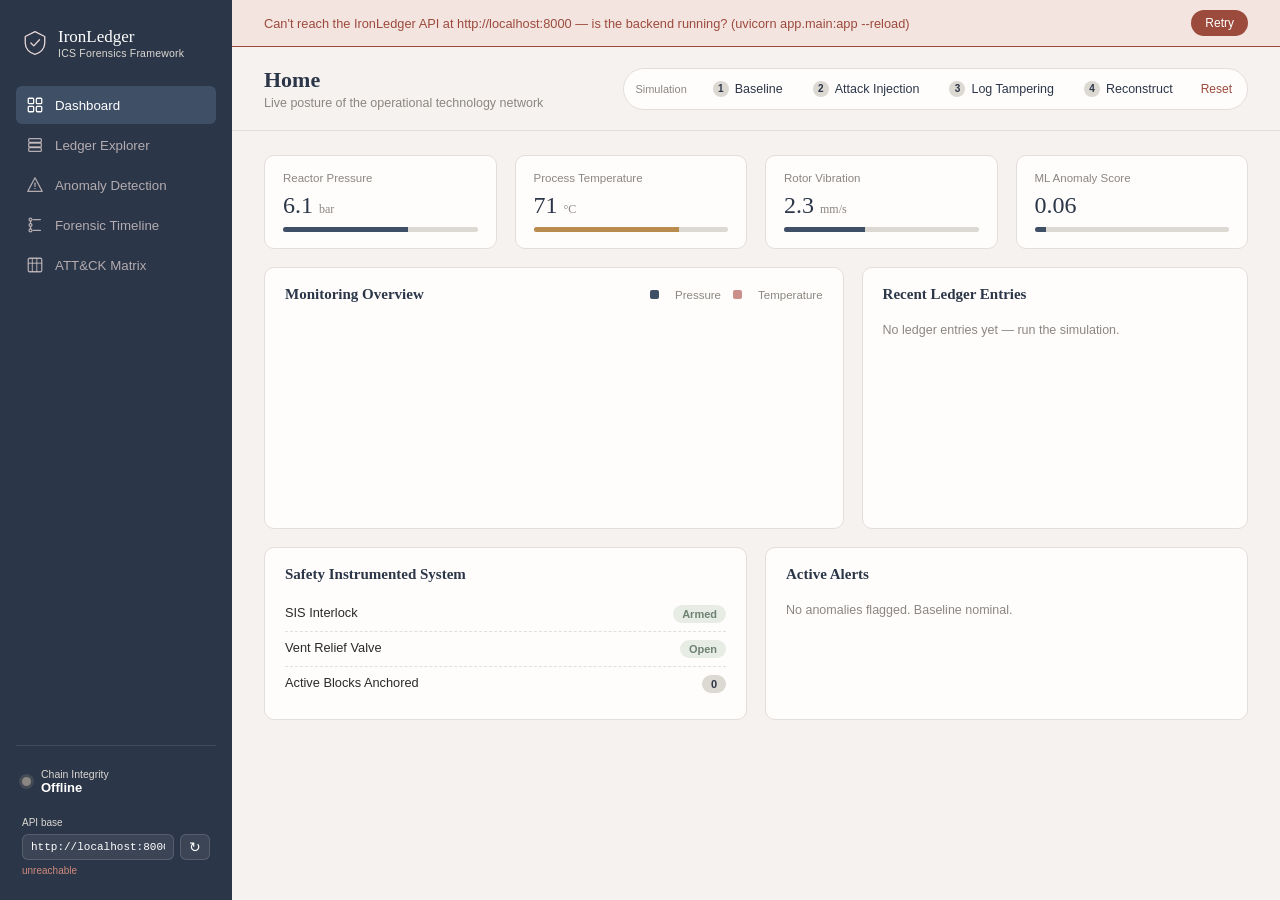
<file: frontend/index.html>
<!DOCTYPE html>
<html lang="en">
<head>
<meta charset="UTF-8">
<meta name="viewport" content="width=device-width, initial-scale=1.0">
<title>IronLedger — Blockchain-Anchored ICS Forensics</title>
<link rel="stylesheet" href="styles.css">
</head>
<body>

<div class="shell">

  <!-- Sidebar -->
  <aside class="sidebar">
    <div class="brand">
      <svg class="brand-mark" viewBox="0 0 32 32" fill="none" xmlns="http://www.w3.org/2000/svg">
        <path d="M16 2L28 8V16C28 23 22.6 28.7 16 30C9.4 28.7 4 23 4 16V8L16 2Z" stroke="currentColor" stroke-width="1.6" stroke-linejoin="round"/>
        <path d="M11 16L14.5 19.5L21.5 12" stroke="currentColor" stroke-width="1.6" stroke-linecap="round" stroke-linejoin="round"/>
      </svg>
      <div class="brand-text">
        <span class="brand-name">IronLedger</span>
        <span class="brand-sub">ICS Forensics Framework</span>
      </div>
    </div>

    <nav class="nav">
      <button class="nav-item active" data-view="dashboard">
        <svg viewBox="0 0 20 20" fill="none"><rect x="2.5" y="2.5" width="6" height="6" rx="1" stroke="currentColor" stroke-width="1.4"/><rect x="11.5" y="2.5" width="6" height="6" rx="1" stroke="currentColor" stroke-width="1.4"/><rect x="2.5" y="11.5" width="6" height="6" rx="1" stroke="currentColor" stroke-width="1.4"/><rect x="11.5" y="11.5" width="6" height="6" rx="1" stroke="currentColor" stroke-width="1.4"/></svg>
        <span>Dashboard</span>
      </button>
      <button class="nav-item" data-view="ledger">
        <svg viewBox="0 0 20 20" fill="none"><rect x="3" y="3" width="14" height="4" rx="1" stroke="currentColor" stroke-width="1.4"/><rect x="3" y="8" width="14" height="4" rx="1" stroke="currentColor" stroke-width="1.4"/><rect x="3" y="13" width="14" height="4" rx="1" stroke="currentColor" stroke-width="1.4"/></svg>
        <span>Ledger Explorer</span>
      </button>
      <button class="nav-item" data-view="anomaly">
        <svg viewBox="0 0 20 20" fill="none"><path d="M10 2L18 17H2L10 2Z" stroke="currentColor" stroke-width="1.4" stroke-linejoin="round"/><path d="M10 8V11.5" stroke="currentColor" stroke-width="1.4" stroke-linecap="round"/><circle cx="10" cy="14" r="0.8" fill="currentColor"/></svg>
        <span>Anomaly Detection</span>
      </button>
      <button class="nav-item" data-view="forensics">
        <svg viewBox="0 0 20 20" fill="none"><circle cx="5" cy="4" r="1.6" stroke="currentColor" stroke-width="1.4"/><circle cx="5" cy="10" r="1.6" stroke="currentColor" stroke-width="1.4"/><circle cx="5" cy="16" r="1.6" stroke="currentColor" stroke-width="1.4"/><path d="M5 5.6V8.4M5 11.6V14.4" stroke="currentColor" stroke-width="1.4"/><path d="M8 4H16M8 16H16" stroke="currentColor" stroke-width="1.4" stroke-linecap="round"/></svg>
        <span>Forensic Timeline</span>
      </button>
      <button class="nav-item" data-view="mitre">
        <svg viewBox="0 0 20 20" fill="none"><rect x="2.5" y="2.5" width="15" height="15" rx="1.5" stroke="currentColor" stroke-width="1.4"/><path d="M2.5 8H17.5M7 2.5V17.5M12 2.5V17.5" stroke="currentColor" stroke-width="1.1"/></svg>
        <span>ATT&amp;CK Matrix</span>
      </button>
    </nav>

    <div class="sidebar-foot">
      <div class="chain-status" id="chain-status">
        <span class="dot dot-safe"></span>
        <div>
          <div class="chain-status-label">Chain Integrity</div>
          <div class="chain-status-value" id="chain-status-value">Connecting…</div>
        </div>
      </div>
      <div class="api-config">
        <label for="api-base-input">API base</label>
        <div class="api-config-row">
          <input id="api-base-input" type="text" value="http://localhost:8000" spellcheck="false">
          <button id="api-connect-btn" title="Reconnect">↻</button>
        </div>
        <div class="api-config-status" id="api-config-status">connecting…</div>
      </div>
    </div>
  </aside>

  <!-- Main -->
  <div class="main">
    <div class="conn-banner hidden" id="conn-banner">
      <span id="conn-banner-text">Can't reach the IronLedger API.</span>
      <button id="conn-banner-retry">Retry</button>
    </div>
    <header class="topbar">
      <div class="topbar-title">
        <h1 id="page-title">Home</h1>
        <p id="page-sub">Live posture of the operational technology network</p>
      </div>

      <div class="act-stepper" id="act-stepper">
        <span class="act-stepper-label">Simulation</span>
        <button class="act-btn" data-act="1"><span class="act-num">1</span>Baseline</button>
        <button class="act-btn" data-act="2"><span class="act-num">2</span>Attack Injection</button>
        <button class="act-btn" data-act="3"><span class="act-num">3</span>Log Tampering</button>
        <button class="act-btn" data-act="4"><span class="act-num">4</span>Reconstruct</button>
        <button class="act-reset" id="act-reset" title="Reset simulation">Reset</button>
      </div>
    </header>

    <main class="content">

      <!-- DASHBOARD -->
      <section class="view active" id="view-dashboard">
        <div class="grid grid-stats">
          <div class="card stat-card">
            <span class="stat-label">Reactor Pressure</span>
            <span class="stat-value" id="stat-pressure">6.1 <small>bar</small></span>
            <div class="stat-bar"><div class="stat-bar-fill" id="stat-pressure-bar"></div></div>
          </div>
          <div class="card stat-card">
            <span class="stat-label">Process Temperature</span>
            <span class="stat-value" id="stat-temp">71 <small>°C</small></span>
            <div class="stat-bar"><div class="stat-bar-fill" id="stat-temp-bar"></div></div>
          </div>
          <div class="card stat-card">
            <span class="stat-label">Rotor Vibration</span>
            <span class="stat-value" id="stat-vibe">2.3 <small>mm/s</small></span>
            <div class="stat-bar"><div class="stat-bar-fill" id="stat-vibe-bar"></div></div>
          </div>
          <div class="card stat-card">
            <span class="stat-label">ML Anomaly Score</span>
            <span class="stat-value" id="stat-ml">0.08</span>
            <div class="stat-bar"><div class="stat-bar-fill" id="stat-ml-bar"></div></div>
          </div>
        </div>

        <div class="grid grid-main">
          <div class="card telemetry-card">
            <div class="card-head">
              <h2>Monitoring Overview</h2>
              <span class="legend"><i class="sw sw-navy"></i>Pressure <i class="sw sw-blush"></i>Temperature</span>
            </div>
            <svg id="telemetry-chart" viewBox="0 0 560 200" class="telemetry-svg"></svg>
          </div>

          <div class="card events-card">
            <div class="card-head">
              <h2>Recent Ledger Entries</h2>
            </div>
            <ul class="event-list" id="recent-events"></ul>
          </div>
        </div>

        <div class="grid grid-lower">
          <div class="card summary-card">
            <div class="card-head"><h2>Safety Instrumented System</h2></div>
            <div class="sis-row"><span>SIS Interlock</span><span class="badge" id="sis-interlock">Armed</span></div>
            <div class="sis-row"><span>Vent Relief Valve</span><span class="badge" id="sis-valve">Open</span></div>
            <div class="sis-row"><span>Active Blocks Anchored</span><span class="badge badge-plain" id="sis-blocks">0</span></div>
          </div>
          <div class="card summary-card">
            <div class="card-head"><h2>Active Alerts</h2></div>
            <ul class="alert-list" id="alert-list">
              <li class="alert-empty">No anomalies flagged. Baseline nominal.</li>
            </ul>
          </div>
        </div>
      </section>

      <!-- LEDGER EXPLORER -->
      <section class="view" id="view-ledger">
        <div class="card">
          <div class="card-head">
            <h2>On-Chain Evidence Ledger</h2>
            <span class="hint">H(source, command, entity, params, prevHash) — Ethereum Sepolia (simulated)</span>
          </div>
          <div class="table-wrap">
            <table class="ledger-table">
              <thead>
                <tr><th>#</th><th>Timestamp</th><th>Source</th><th>Command / Entity</th><th>Prev Hash</th><th>Block Hash</th><th>Status</th></tr>
              </thead>
              <tbody id="ledger-body"></tbody>
            </table>
          </div>
        </div>
        <div class="card detail-card" id="block-detail">
          <div class="card-head"><h2>Block Detail</h2></div>
          <p class="hint" id="block-detail-empty">Select a block to inspect its hash derivation and chain-of-custody.</p>
          <div id="block-detail-body" class="hidden"></div>
        </div>
      </section>

      <!-- ANOMALY DETECTION -->
      <section class="view" id="view-anomaly">
        <div class="grid grid-anomaly-top">
          <div class="card gauge-card">
            <div class="card-head"><h2>Isolation Forest Score</h2></div>
            <svg viewBox="0 0 200 120" class="gauge-svg" id="ml-gauge"></svg>
            <p class="gauge-caption" id="ml-gauge-caption">Nominal — trained on baseline telemetry</p>
          </div>
          <div class="card thresholds-card">
            <div class="card-head"><h2>Physics Envelope Thresholds</h2></div>
            <table class="threshold-table">
              <thead><tr><th>Parameter</th><th>Safe Envelope</th><th>Current</th><th>State</th></tr></thead>
              <tbody id="threshold-body"></tbody>
            </table>
          </div>
        </div>
        <div class="card">
          <div class="card-head"><h2>Flagged Anomalies</h2></div>
          <ul class="anomaly-list" id="anomaly-list">
            <li class="alert-empty">No anomalies flagged yet — run the simulation stepper above.</li>
          </ul>
        </div>
      </section>

      <!-- FORENSIC TIMELINE -->
      <section class="view" id="view-forensics">
        <div class="grid grid-forensics">
          <div class="card">
            <div class="card-head">
              <h2>Backward-Walk Reconstruction</h2>
              <span class="hint">Traversal from anomaly trigger to root-cause entry</span>
            </div>
            <ol class="timeline" id="forensic-timeline">
              <li class="alert-empty">Run Act 4 to reconstruct the incident timeline.</li>
            </ol>
          </div>
          <div class="card">
            <div class="card-head"><h2>Threat Attribution</h2></div>
            <div class="attribution-list" id="attribution-list"></div>
            <button class="report-btn" id="report-btn" disabled>Generate Court-Ready Report</button>
          </div>
        </div>
      </section>

      <!-- MITRE MATRIX -->
      <section class="view" id="view-mitre">
        <div class="card">
          <div class="card-head">
            <h2>MITRE ATT&amp;CK for ICS</h2>
            <span class="hint">Techniques correlated against reconstructed adversary behavior</span>
          </div>
          <div class="mitre-grid" id="mitre-grid"></div>
        </div>
      </section>

    </main>
  </div>
</div>

<script src="app.js"></script>
</body>
</html>
</file>
<file: frontend/styles.css>
/* ============ Tokens ============ */
:root{
  --bg: #F6F2F0;
  --card: #FFFDFC;
  --navy: #3F5066;
  --navy-deep: #2B3648;
  --blush: #E9D9D8;
  --stone: #DCD8D2;
  --ink: #2A2A28;
  --muted: #8B8681;
  --border: #E4DEDA;

  --critical: #9C4A3C;
  --critical-bg: #F3E4E0;
  --warning: #B98B4E;
  --warning-bg: #F4EADA;
  --safe: #6E8271;
  --safe-bg: #E7ECE5;

  --serif: "Iowan Old Style", "Palatino Linotype", Georgia, "Times New Roman", serif;
  --sans: -apple-system, BlinkMacSystemFont, "Segoe UI", Helvetica, Arial, sans-serif;
  --mono: "SFMono-Regular", Menlo, Consolas, "Liberation Mono", monospace;

  --radius: 10px;
  --radius-sm: 6px;
}

*{ box-sizing: border-box; }
html,body{ height:100%; }
body{
  margin:0;
  background: var(--bg);
  color: var(--ink);
  font-family: var(--sans);
  font-size: 14px;
  -webkit-font-smoothing: antialiased;
}
h1,h2,h3{ font-family: var(--serif); font-weight: 600; margin:0; color: var(--navy-deep); }
p{ margin:0; }
button{ font-family: var(--sans); cursor:pointer; }
ul,ol{ margin:0; padding:0; list-style:none; }
table{ border-collapse: collapse; width:100%; }
.hidden{ display:none !important; }

/* ============ Shell / Layout ============ */
.shell{ display:flex; min-height:100vh; }

.sidebar{
  width: 232px;
  flex-shrink:0;
  background: var(--navy-deep);
  color: var(--blush);
  display:flex;
  flex-direction:column;
  padding: 22px 16px;
  position: sticky;
  top:0;
  height:100vh;
}
.brand{ display:flex; align-items:center; gap:10px; padding: 4px 6px 26px; }
.brand-mark{ width:26px; height:26px; color: var(--blush); flex-shrink:0; }
.brand-text{ display:flex; flex-direction:column; line-height:1.25; }
.brand-name{ font-family: var(--serif); font-size:17px; color:#fff; }
.brand-sub{ font-size:10.5px; color: var(--stone); letter-spacing:.02em; }

.nav{ display:flex; flex-direction:column; gap:2px; flex:1; }
.nav-item{
  display:flex; align-items:center; gap:11px;
  background:none; border:none; color: rgba(233,217,216,.72);
  padding:10px 10px; border-radius: var(--radius-sm);
  font-size:13.3px; text-align:left; transition: background .15s ease, color .15s ease;
}
.nav-item svg{ width:18px; height:18px; flex-shrink:0; }
.nav-item:hover{ background: rgba(255,255,255,.06); color:#fff; }
.nav-item.active{ background: var(--navy); color:#fff; }

.sidebar-foot{ padding-top:14px; border-top:1px solid rgba(255,255,255,.1); }
.chain-status{ display:flex; align-items:center; gap:10px; padding:8px 6px; }
.chain-status-label{ font-size:10.5px; color: var(--stone); }
.chain-status-value{ font-size:13px; font-weight:600; color:#fff; }
.dot{ width:9px; height:9px; border-radius:50%; flex-shrink:0; }
.dot-safe{ background: #8FAF97; box-shadow: 0 0 0 3px rgba(143,175,151,.25); }
.dot-critical{ background: #D08A7C; box-shadow: 0 0 0 3px rgba(208,138,124,.25); }
.dot-offline{ background: #8B8681; box-shadow: 0 0 0 3px rgba(139,134,129,.25); }

.api-config{ padding: 10px 6px 2px; }
.api-config label{ font-size:10px; color: var(--stone); }
.api-config-row{ display:flex; gap:6px; margin-top:5px; }
.api-config-row input{
  flex:1; min-width:0; background: rgba(255,255,255,.08); border:1px solid rgba(255,255,255,.14);
  border-radius: var(--radius-sm); color:#fff; font-size:11px; padding:6px 8px; font-family: var(--mono);
}
.api-config-row input:focus{ outline:1px solid var(--blush); }
.api-config-row button{
  background: rgba(255,255,255,.08); border:1px solid rgba(255,255,255,.14); color:#fff;
  border-radius: var(--radius-sm); width:30px; font-size:14px;
}
.api-config-row button:hover{ background: rgba(255,255,255,.16); }
.api-config-status{ font-size:10px; color: var(--stone); margin-top:5px; }
.api-config-status.err{ color: #D08A7C; }
.api-config-status.ok{ color: #8FAF97; }

.conn-banner{
  display:flex; align-items:center; justify-content:space-between; gap:16px;
  background: var(--critical-bg); color: var(--critical); padding:10px 32px; font-size:12.8px;
  border-bottom:1px solid var(--critical);
}
.conn-banner button{
  background: var(--critical); color:#fff; border:none; padding:6px 14px; border-radius:999px; font-size:12px;
}

.main{ flex:1; min-width:0; display:flex; flex-direction:column; }

/* ============ Topbar ============ */
.topbar{
  display:flex; align-items:center; justify-content:space-between;
  padding: 20px 32px; background: var(--bg);
  border-bottom: 1px solid var(--border);
  gap: 24px; flex-wrap: wrap;
}
.topbar-title h1{ font-size: 22px; }
.topbar-title p{ margin-top:3px; color: var(--muted); font-size:12.5px; }

.act-stepper{ display:flex; align-items:center; gap:6px; background: var(--card); border:1px solid var(--border); border-radius: 999px; padding:5px; }
.act-stepper-label{ font-size:11px; color: var(--muted); padding: 0 8px 0 6px; }
.act-btn{
  display:flex; align-items:center; gap:6px;
  border:none; background:transparent; color: var(--navy-deep);
  padding:7px 12px; border-radius:999px; font-size:12.5px;
  transition: background .15s ease, color .15s ease;
}
.act-num{ width:16px; height:16px; border-radius:50%; background: var(--stone); color: var(--navy-deep); font-size:10px; display:inline-flex; align-items:center; justify-content:center; font-weight:700; }
.act-btn:hover{ background: var(--stone); }
.act-btn.done{ color: var(--navy); }
.act-btn.done .act-num{ background: var(--navy); color:#fff; }
.act-btn.current{ background: var(--navy); color:#fff; }
.act-btn.current .act-num{ background:#fff; color: var(--navy); }
.act-reset{ border:none; background:transparent; color: var(--critical); font-size:12px; padding:7px 10px; border-radius:999px; }
.act-reset:hover{ background: var(--critical-bg); }

/* ============ Content ============ */
.content{ padding: 24px 32px 56px; flex:1; }
.view{ display:none; animation: fadein .25s ease; }
.view.active{ display:block; }
@keyframes fadein{ from{opacity:0; transform: translateY(4px);} to{opacity:1; transform:none;} }

.grid{ display:grid; gap:18px; }
.grid-stats{ grid-template-columns: repeat(4, 1fr); margin-bottom:18px; }
.grid-main{ grid-template-columns: 1.5fr 1fr; margin-bottom:18px; }
.grid-lower{ grid-template-columns: 1fr 1fr; }
.grid-anomaly-top{ grid-template-columns: .8fr 1.2fr; margin-bottom:18px; }
.grid-forensics{ grid-template-columns: 1.4fr 1fr; align-items:start; }

@media (max-width: 980px){
  .grid-stats{ grid-template-columns: repeat(2,1fr); }
  .grid-main, .grid-lower, .grid-anomaly-top, .grid-forensics{ grid-template-columns: 1fr; }
}

/* ============ Cards ============ */
.card{
  background: var(--card);
  border: 1px solid var(--border);
  border-radius: var(--radius);
  padding: 18px 20px;
}
.card-head{ display:flex; align-items:baseline; justify-content:space-between; gap:12px; margin-bottom:14px; flex-wrap:wrap; }
.card-head h2{ font-size:15px; }
.hint{ font-size:11.5px; color: var(--muted); }
.legend{ font-size:11.5px; color: var(--muted); display:flex; gap:12px; align-items:center; }
.sw{ display:inline-block; width:9px; height:9px; border-radius:2px; margin-right:4px; }
.sw-navy{ background: var(--navy); }
.sw-blush{ background: #C98F8A; }

/* stat cards */
.stat-card{ display:flex; flex-direction:column; gap:8px; padding:16px 18px; }
.stat-label{ font-size:11.5px; color: var(--muted); }
.stat-value{ font-family: var(--serif); font-size:24px; color: var(--navy-deep); }
.stat-value small{ font-size:12px; font-weight:400; color: var(--muted); }
.stat-bar{ height:5px; background: var(--stone); border-radius:4px; overflow:hidden; }
.stat-bar-fill{ height:100%; background: var(--navy); width:20%; transition: width .4s ease, background .4s ease; }

/* telemetry chart */
.telemetry-svg{ width:100%; height:190px; }
.events-card{ max-height: 320px; overflow:auto; }
.event-list{ display:flex; flex-direction:column; gap:10px; }
.event-list li{ display:flex; justify-content:space-between; gap:10px; font-size:12.5px; border-bottom:1px dashed var(--border); padding-bottom:8px; }
.event-list li:last-child{ border-bottom:none; }
.event-meta{ color: var(--muted); font-size:11px; }
.event-hash{ font-family: var(--mono); font-size:10.5px; color: var(--muted); }

.sis-row{ display:flex; justify-content:space-between; padding:8px 0; border-bottom:1px dashed var(--border); font-size:12.8px; }
.sis-row:last-child{ border-bottom:none; }

.badge{ font-size:11px; padding:3px 9px; border-radius:999px; background: var(--safe-bg); color: var(--safe); font-weight:600; }
.badge-critical{ background: var(--critical-bg); color: var(--critical); }
.badge-warning{ background: var(--warning-bg); color: var(--warning); }
.badge-plain{ background: var(--stone); color: var(--navy-deep); }

.alert-list, .anomaly-list{ display:flex; flex-direction:column; gap:10px; }
.alert-empty{ color: var(--muted); font-size:12.5px; padding:6px 0; }
.alert-item, .anomaly-item{ display:flex; gap:12px; align-items:flex-start; padding:10px 12px; border-radius: var(--radius-sm); background: var(--critical-bg); }
.alert-item.warning, .anomaly-item.warning{ background: var(--warning-bg); }
.alert-item .dotmark, .anomaly-item .dotmark{ width:8px; height:8px; border-radius:50%; background: var(--critical); margin-top:5px; flex-shrink:0; }
.alert-item.warning .dotmark, .anomaly-item.warning .dotmark{ background: var(--warning); }
.alert-title{ font-weight:600; font-size:12.8px; color: var(--navy-deep); }
.alert-desc{ font-size:12px; color: var(--ink); margin-top:2px; }
.alert-tag{ font-size:10.5px; color: var(--muted); margin-top:3px; font-family: var(--mono); }

/* ============ Ledger table ============ */
.table-wrap{ overflow-x:auto; }
.ledger-table th{ text-align:left; font-size:10.8px; text-transform:none; color: var(--muted); font-weight:600; padding:8px 10px; border-bottom:1px solid var(--border); white-space:nowrap; }
.ledger-table td{ padding:10px; font-size:12.3px; border-bottom:1px solid var(--border); white-space:nowrap; }
.ledger-table tbody tr{ cursor:pointer; transition: background .12s ease; }
.ledger-table tbody tr:hover{ background: var(--blush); }
.ledger-table tbody tr.selected{ background: var(--stone); }
.mono{ font-family: var(--mono); font-size:11.3px; color: var(--muted); }
.detail-card{ margin-top:18px; }
#block-detail-body dl{ display:grid; grid-template-columns: 160px 1fr; gap:8px 14px; font-size:12.5px; }
#block-detail-body dt{ color: var(--muted); }
#block-detail-body dd{ margin:0; font-family: var(--mono); font-size:11.5px; word-break:break-all; }
.tamper-diff{ margin-top:14px; padding:12px 14px; background: var(--critical-bg); border-radius: var(--radius-sm); font-size:12.3px; color: var(--critical); }

/* ============ Anomaly view ============ */
.gauge-card{ display:flex; flex-direction:column; align-items:center; }
.gauge-svg{ width:100%; max-width:220px; }
.gauge-caption{ font-size:12px; color: var(--muted); text-align:center; margin-top:6px; }
.threshold-table th{ text-align:left; font-size:10.8px; color: var(--muted); font-weight:600; padding:8px 6px; border-bottom:1px solid var(--border); }
.threshold-table td{ padding:9px 6px; font-size:12.5px; border-bottom:1px solid var(--border); }

/* ============ Forensic timeline ============ */
.timeline{ position:relative; padding-left:26px; display:flex; flex-direction:column; gap:20px; }
.timeline::before{ content:""; position:absolute; left:9px; top:6px; bottom:6px; width:2px; background: var(--border); }
.timeline li{ position:relative; }
.timeline li::before{ content:""; position:absolute; left:-26px; top:2px; width:12px; height:12px; border-radius:50%; background: var(--card); border:2px solid var(--navy); }
.timeline li.node-tamper::before{ border-color: var(--critical); background: var(--critical); }
.timeline li.node-root::before{ border-color: var(--safe); background: var(--safe); }
.timeline-time{ font-family: var(--mono); font-size:10.8px; color: var(--muted); }
.timeline-title{ font-weight:600; font-size:13px; color: var(--navy-deep); margin-top:2px; }
.timeline-desc{ font-size:12.3px; color: var(--ink); margin-top:3px; }
.timeline-flag{ display:inline-block; margin-top:6px; font-size:10.5px; padding:2px 8px; border-radius:999px; background: var(--critical-bg); color: var(--critical); font-weight:600; }

.attribution-list{ display:flex; flex-direction:column; gap:12px; margin-bottom:16px; }
.attr-row{ }
.attr-row-top{ display:flex; justify-content:space-between; font-size:12.5px; margin-bottom:5px; }
.attr-actor{ font-weight:600; color: var(--navy-deep); }
.attr-score{ font-family: var(--mono); color: var(--muted); }
.attr-bar-track{ height:7px; background: var(--stone); border-radius:4px; overflow:hidden; }
.attr-bar-fill{ height:100%; background: var(--navy); border-radius:4px; transition: width .5s ease; }
.attr-bar-fill.leading{ background: var(--critical); }

.report-btn{ width:100%; padding:11px; border:none; border-radius: var(--radius-sm); background: var(--navy); color:#fff; font-size:13px; font-weight:600; transition: background .15s ease, opacity .15s ease; }
.report-btn:hover:not(:disabled){ background: var(--navy-deep); }
.report-btn:disabled{ opacity:.4; cursor:not-allowed; }

/* ============ MITRE matrix ============ */
.mitre-grid{ display:grid; grid-template-columns: repeat(auto-fill, minmax(150px,1fr)); gap:10px; }
.mitre-cell{ border:1px solid var(--border); border-radius: var(--radius-sm); padding:11px 12px; background: var(--bg); transition: background .2s ease, border-color .2s ease; }
.mitre-cell .mitre-id{ font-family: var(--mono); font-size:10.5px; color: var(--muted); }
.mitre-cell .mitre-name{ font-size:12.3px; font-weight:600; color: var(--navy-deep); margin-top:4px; line-height:1.3; }
.mitre-cell .mitre-tactic{ font-size:10.3px; color: var(--muted); margin-top:6px; }
.mitre-cell.hit{ background: var(--critical-bg); border-color: var(--critical); }
.mitre-cell.hit .mitre-name{ color: var(--critical); }

/* ============ Print report ============ */
.print-report{ display:none; }
@media print{
  .shell{ display:none; }
  .print-report{ display:block; padding: 30px; font-family: var(--serif); color:#111; }
  .print-report h1{ font-size:20px; border-bottom:2px solid #111; padding-bottom:10px; }
  .print-report h2{ font-size:14px; margin-top:22px; }
  .print-report table{ width:100%; margin-top:10px; font-size:11px; }
  .print-report td, .print-report th{ border:1px solid #999; padding:5px 8px; text-align:left; }
  .print-report .sig{ margin-top:50px; display:flex; justify-content:space-between; }
  .print-report .sig div{ width:40%; border-top:1px solid #111; padding-top:6px; font-size:11px; }
}
</file>
<file: ironledger-mitre-matrix-update/frontend/styles.css>
/* ============ Tokens ============ */
:root{
  --bg: #F6F2F0;
  --card: #FFFDFC;
  --navy: #3F5066;
  --navy-deep: #2B3648;
  --blush: #E9D9D8;
  --stone: #DCD8D2;
  --ink: #2A2A28;
  --muted: #8B8681;
  --border: #E4DEDA;

  --critical: #9C4A3C;
  --critical-bg: #F3E4E0;
  --warning: #B98B4E;
  --warning-bg: #F4EADA;
  --safe: #6E8271;
  --safe-bg: #E7ECE5;

  --serif: "Iowan Old Style", "Palatino Linotype", Georgia, "Times New Roman", serif;
  --sans: -apple-system, BlinkMacSystemFont, "Segoe UI", Helvetica, Arial, sans-serif;
  --mono: "SFMono-Regular", Menlo, Consolas, "Liberation Mono", monospace;

  --radius: 10px;
  --radius-sm: 6px;
}

*{ box-sizing: border-box; }
html,body{ height:100%; }
body{
  margin:0;
  background: var(--bg);
  color: var(--ink);
  font-family: var(--sans);
  font-size: 14px;
  -webkit-font-smoothing: antialiased;
}
h1,h2,h3{ font-family: var(--serif); font-weight: 600; margin:0; color: var(--navy-deep); }
p{ margin:0; }
button{ font-family: var(--sans); cursor:pointer; }
ul,ol{ margin:0; padding:0; list-style:none; }
table{ border-collapse: collapse; width:100%; }
.hidden{ display:none !important; }

/* ============ Shell / Layout ============ */
.shell{ display:flex; min-height:100vh; }

.sidebar{
  width: 232px;
  flex-shrink:0;
  background: var(--navy-deep);
  color: var(--blush);
  display:flex;
  flex-direction:column;
  padding: 22px 16px;
  position: sticky;
  top:0;
  height:100vh;
}
.brand{ display:flex; align-items:center; gap:10px; padding: 4px 6px 26px; }
.brand-mark{ width:26px; height:26px; color: var(--blush); flex-shrink:0; }
.brand-text{ display:flex; flex-direction:column; line-height:1.25; }
.brand-name{ font-family: var(--serif); font-size:17px; color:#fff; }
.brand-sub{ font-size:10.5px; color: var(--stone); letter-spacing:.02em; }

.nav{ display:flex; flex-direction:column; gap:2px; flex:1; }
.nav-item{
  display:flex; align-items:center; gap:11px;
  background:none; border:none; color: rgba(233,217,216,.72);
  padding:10px 10px; border-radius: var(--radius-sm);
  font-size:13.3px; text-align:left; transition: background .15s ease, color .15s ease;
}
.nav-item svg{ width:18px; height:18px; flex-shrink:0; }
.nav-item:hover{ background: rgba(255,255,255,.06); color:#fff; }
.nav-item.active{ background: var(--navy); color:#fff; }

.sidebar-foot{ padding-top:14px; border-top:1px solid rgba(255,255,255,.1); }
.chain-status{ display:flex; align-items:center; gap:10px; padding:8px 6px; }
.chain-status-label{ font-size:10.5px; color: var(--stone); }
.chain-status-value{ font-size:13px; font-weight:600; color:#fff; }
.dot{ width:9px; height:9px; border-radius:50%; flex-shrink:0; }
.dot-safe{ background: #8FAF97; box-shadow: 0 0 0 3px rgba(143,175,151,.25); }
.dot-critical{ background: #D08A7C; box-shadow: 0 0 0 3px rgba(208,138,124,.25); }
.dot-offline{ background: #8B8681; box-shadow: 0 0 0 3px rgba(139,134,129,.25); }

.api-config{ padding: 10px 6px 2px; }
.api-config label{ font-size:10px; color: var(--stone); }
.api-config-row{ display:flex; gap:6px; margin-top:5px; }
.api-config-row input{
  flex:1; min-width:0; background: rgba(255,255,255,.08); border:1px solid rgba(255,255,255,.14);
  border-radius: var(--radius-sm); color:#fff; font-size:11px; padding:6px 8px; font-family: var(--mono);
}
.api-config-row input:focus{ outline:1px solid var(--blush); }
.api-config-row button{
  background: rgba(255,255,255,.08); border:1px solid rgba(255,255,255,.14); color:#fff;
  border-radius: var(--radius-sm); width:30px; font-size:14px;
}
.api-config-row button:hover{ background: rgba(255,255,255,.16); }
.api-config-status{ font-size:10px; color: var(--stone); margin-top:5px; }
.api-config-status.err{ color: #D08A7C; }
.api-config-status.ok{ color: #8FAF97; }

.conn-banner{
  display:flex; align-items:center; justify-content:space-between; gap:16px;
  background: var(--critical-bg); color: var(--critical); padding:10px 32px; font-size:12.8px;
  border-bottom:1px solid var(--critical);
}
.conn-banner button{
  background: var(--critical); color:#fff; border:none; padding:6px 14px; border-radius:999px; font-size:12px;
}

.main{ flex:1; min-width:0; display:flex; flex-direction:column; }

/* ============ Topbar ============ */
.topbar{
  display:flex; align-items:center; justify-content:space-between;
  padding: 20px 32px; background: var(--bg);
  border-bottom: 1px solid var(--border);
  gap: 24px; flex-wrap: wrap;
}
.topbar-title h1{ font-size: 22px; }
.topbar-title p{ margin-top:3px; color: var(--muted); font-size:12.5px; }

.act-stepper{ display:flex; align-items:center; gap:6px; background: var(--card); border:1px solid var(--border); border-radius: 999px; padding:5px; }
.act-stepper-label{ font-size:11px; color: var(--muted); padding: 0 8px 0 6px; }
.act-btn{
  display:flex; align-items:center; gap:6px;
  border:none; background:transparent; color: var(--navy-deep);
  padding:7px 12px; border-radius:999px; font-size:12.5px;
  transition: background .15s ease, color .15s ease;
}
.act-num{ width:16px; height:16px; border-radius:50%; background: var(--stone); color: var(--navy-deep); font-size:10px; display:inline-flex; align-items:center; justify-content:center; font-weight:700; }
.act-btn:hover{ background: var(--stone); }
.act-btn.done{ color: var(--navy); }
.act-btn.done .act-num{ background: var(--navy); color:#fff; }
.act-btn.current{ background: var(--navy); color:#fff; }
.act-btn.current .act-num{ background:#fff; color: var(--navy); }
.act-reset{ border:none; background:transparent; color: var(--critical); font-size:12px; padding:7px 10px; border-radius:999px; }
.act-reset:hover{ background: var(--critical-bg); }

/* ============ Content ============ */
.content{ padding: 24px 32px 56px; flex:1; }
.view{ display:none; animation: fadein .25s ease; }
.view.active{ display:block; }
@keyframes fadein{ from{opacity:0; transform: translateY(4px);} to{opacity:1; transform:none;} }

.grid{ display:grid; gap:18px; }
.grid-stats{ grid-template-columns: repeat(4, 1fr); margin-bottom:18px; }
.grid-main{ grid-template-columns: 1.5fr 1fr; margin-bottom:18px; }
.grid-lower{ grid-template-columns: 1fr 1fr; }
.grid-anomaly-top{ grid-template-columns: .8fr 1.2fr; margin-bottom:18px; }
.grid-forensics{ grid-template-columns: 1.4fr 1fr; align-items:start; }

@media (max-width: 980px){
  .grid-stats{ grid-template-columns: repeat(2,1fr); }
  .grid-main, .grid-lower, .grid-anomaly-top, .grid-forensics{ grid-template-columns: 1fr; }
}

/* ============ Cards ============ */
.card{
  background: var(--card);
  border: 1px solid var(--border);
  border-radius: var(--radius);
  padding: 18px 20px;
}
.card-head{ display:flex; align-items:baseline; justify-content:space-between; gap:12px; margin-bottom:14px; flex-wrap:wrap; }
.card-head h2{ font-size:15px; }
.hint{ font-size:11.5px; color: var(--muted); }
.legend{ font-size:11.5px; color: var(--muted); display:flex; gap:12px; align-items:center; }
.sw{ display:inline-block; width:9px; height:9px; border-radius:2px; margin-right:4px; }
.sw-navy{ background: var(--navy); }
.sw-blush{ background: #C98F8A; }

/* stat cards */
.stat-card{ display:flex; flex-direction:column; gap:8px; padding:16px 18px; }
.stat-label{ font-size:11.5px; color: var(--muted); }
.stat-value{ font-family: var(--serif); font-size:24px; color: var(--navy-deep); }
.stat-value small{ font-size:12px; font-weight:400; color: var(--muted); }
.stat-bar{ height:5px; background: var(--stone); border-radius:4px; overflow:hidden; }
.stat-bar-fill{ height:100%; background: var(--navy); width:20%; transition: width .4s ease, background .4s ease; }

/* telemetry chart */
.telemetry-svg{ width:100%; height:190px; }
.events-card{ max-height: 320px; overflow:auto; }
.event-list{ display:flex; flex-direction:column; gap:10px; }
.event-list li{ display:flex; justify-content:space-between; gap:10px; font-size:12.5px; border-bottom:1px dashed var(--border); padding-bottom:8px; }
.event-list li:last-child{ border-bottom:none; }
.event-meta{ color: var(--muted); font-size:11px; }
.event-hash{ font-family: var(--mono); font-size:10.5px; color: var(--muted); }

.sis-row{ display:flex; justify-content:space-between; padding:8px 0; border-bottom:1px dashed var(--border); font-size:12.8px; }
.sis-row:last-child{ border-bottom:none; }

.badge{ font-size:11px; padding:3px 9px; border-radius:999px; background: var(--safe-bg); color: var(--safe); font-weight:600; }
.badge-critical{ background: var(--critical-bg); color: var(--critical); }
.badge-warning{ background: var(--warning-bg); color: var(--warning); }
.badge-plain{ background: var(--stone); color: var(--navy-deep); }

.alert-list, .anomaly-list{ display:flex; flex-direction:column; gap:10px; }
.alert-empty{ color: var(--muted); font-size:12.5px; padding:6px 0; }
.alert-item, .anomaly-item{ display:flex; gap:12px; align-items:flex-start; padding:10px 12px; border-radius: var(--radius-sm); background: var(--critical-bg); }
.alert-item.warning, .anomaly-item.warning{ background: var(--warning-bg); }
.alert-item .dotmark, .anomaly-item .dotmark{ width:8px; height:8px; border-radius:50%; background: var(--critical); margin-top:5px; flex-shrink:0; }
.alert-item.warning .dotmark, .anomaly-item.warning .dotmark{ background: var(--warning); }
.alert-title{ font-weight:600; font-size:12.8px; color: var(--navy-deep); }
.alert-desc{ font-size:12px; color: var(--ink); margin-top:2px; }
.alert-tag{ font-size:10.5px; color: var(--muted); margin-top:3px; font-family: var(--mono); }

/* ============ Ledger table ============ */
.table-wrap{ overflow-x:auto; }
.ledger-table th{ text-align:left; font-size:10.8px; text-transform:none; color: var(--muted); font-weight:600; padding:8px 10px; border-bottom:1px solid var(--border); white-space:nowrap; }
.ledger-table td{ padding:10px; font-size:12.3px; border-bottom:1px solid var(--border); white-space:nowrap; }
.ledger-table tbody tr{ cursor:pointer; transition: background .12s ease; }
.ledger-table tbody tr:hover{ background: var(--blush); }
.ledger-table tbody tr.selected{ background: var(--stone); }
.mono{ font-family: var(--mono); font-size:11.3px; color: var(--muted); }
.detail-card{ margin-top:18px; }
#block-detail-body dl{ display:grid; grid-template-columns: 160px 1fr; gap:8px 14px; font-size:12.5px; }
#block-detail-body dt{ color: var(--muted); }
#block-detail-body dd{ margin:0; font-family: var(--mono); font-size:11.5px; word-break:break-all; }
.tamper-diff{ margin-top:14px; padding:12px 14px; background: var(--critical-bg); border-radius: var(--radius-sm); font-size:12.3px; color: var(--critical); }

/* ============ Anomaly view ============ */
.gauge-card{ display:flex; flex-direction:column; align-items:center; }
.gauge-svg{ width:100%; max-width:220px; }
.gauge-caption{ font-size:12px; color: var(--muted); text-align:center; margin-top:6px; }
.threshold-table th{ text-align:left; font-size:10.8px; color: var(--muted); font-weight:600; padding:8px 6px; border-bottom:1px solid var(--border); }
.threshold-table td{ padding:9px 6px; font-size:12.5px; border-bottom:1px solid var(--border); }

/* ============ Forensic timeline ============ */
.timeline{ position:relative; padding-left:26px; display:flex; flex-direction:column; gap:20px; }
.timeline::before{ content:""; position:absolute; left:9px; top:6px; bottom:6px; width:2px; background: var(--border); }
.timeline li{ position:relative; }
.timeline li::before{ content:""; position:absolute; left:-26px; top:2px; width:12px; height:12px; border-radius:50%; background: var(--card); border:2px solid var(--navy); }
.timeline li.node-tamper::before{ border-color: var(--critical); background: var(--critical); }
.timeline li.node-root::before{ border-color: var(--safe); background: var(--safe); }
.timeline-time{ font-family: var(--mono); font-size:10.8px; color: var(--muted); }
.timeline-title{ font-weight:600; font-size:13px; color: var(--navy-deep); margin-top:2px; }
.timeline-desc{ font-size:12.3px; color: var(--ink); margin-top:3px; }
.timeline-flag{ display:inline-block; margin-top:6px; font-size:10.5px; padding:2px 8px; border-radius:999px; background: var(--critical-bg); color: var(--critical); font-weight:600; }

.attribution-list{ display:flex; flex-direction:column; gap:12px; margin-bottom:16px; }
.attr-row{ }
.attr-row-top{ display:flex; justify-content:space-between; font-size:12.5px; margin-bottom:5px; }
.attr-actor{ font-weight:600; color: var(--navy-deep); }
.attr-score{ font-family: var(--mono); color: var(--muted); }
.attr-bar-track{ height:7px; background: var(--stone); border-radius:4px; overflow:hidden; }
.attr-bar-fill{ height:100%; background: var(--navy); border-radius:4px; transition: width .5s ease; }
.attr-bar-fill.leading{ background: var(--critical); }

.report-btn{ width:100%; padding:11px; border:none; border-radius: var(--radius-sm); background: var(--navy); color:#fff; font-size:13px; font-weight:600; transition: background .15s ease, opacity .15s ease; }
.report-btn:hover:not(:disabled){ background: var(--navy-deep); }
.report-btn:disabled{ opacity:.4; cursor:not-allowed; }

/* ============ MITRE matrix ============ */
.mitre-matrix-scroll{ overflow-x:auto; padding-bottom:4px; }
.mitre-matrix{ display:flex; gap:10px; align-items:flex-start; min-width:max-content; }
.mitre-column{ width:190px; flex-shrink:0; }
.mitre-column-head{
  padding:8px 10px; border-radius: var(--radius-sm) var(--radius-sm) 0 0;
  background: var(--navy-deep); color:#fff;
}
.mitre-column-head .mitre-tactic-name{ font-size:11.5px; font-weight:600; line-height:1.25; }
.mitre-column-head .mitre-tactic-count{ font-size:9.5px; color: var(--stone); margin-top:2px; }
.mitre-column-body{ border:1px solid var(--border); border-top:none; border-radius: 0 0 var(--radius-sm) var(--radius-sm); overflow:hidden; }
.mitre-row{
  padding:7px 10px; border-bottom:1px solid var(--border); background: var(--card);
  transition: background .2s ease;
}
.mitre-row:last-child{ border-bottom:none; }
.mitre-row .mitre-id{ font-family: var(--mono); font-size:9px; color: var(--muted); display:block; }
.mitre-row .mitre-name{ font-size:10.8px; color: var(--ink); line-height:1.3; }
.mitre-row.hit{ background: var(--critical-bg); }
.mitre-row.hit .mitre-id{ color: var(--critical); font-weight:600; }
.mitre-row.hit .mitre-name{ color: var(--critical); font-weight:600; }

/* ============ Print report ============ */
.print-report{ display:none; }
@media print{
  .shell{ display:none; }
  .print-report{ display:block; padding: 30px; font-family: var(--serif); color:#111; }
  .print-report h1{ font-size:20px; border-bottom:2px solid #111; padding-bottom:10px; }
  .print-report h2{ font-size:14px; margin-top:22px; }
  .print-report table{ width:100%; margin-top:10px; font-size:11px; }
  .print-report td, .print-report th{ border:1px solid #999; padding:5px 8px; text-align:left; }
  .print-report .sig{ margin-top:50px; display:flex; justify-content:space-between; }
  .print-report .sig div{ width:40%; border-top:1px solid #111; padding-top:6px; font-size:11px; }
}
</file>
